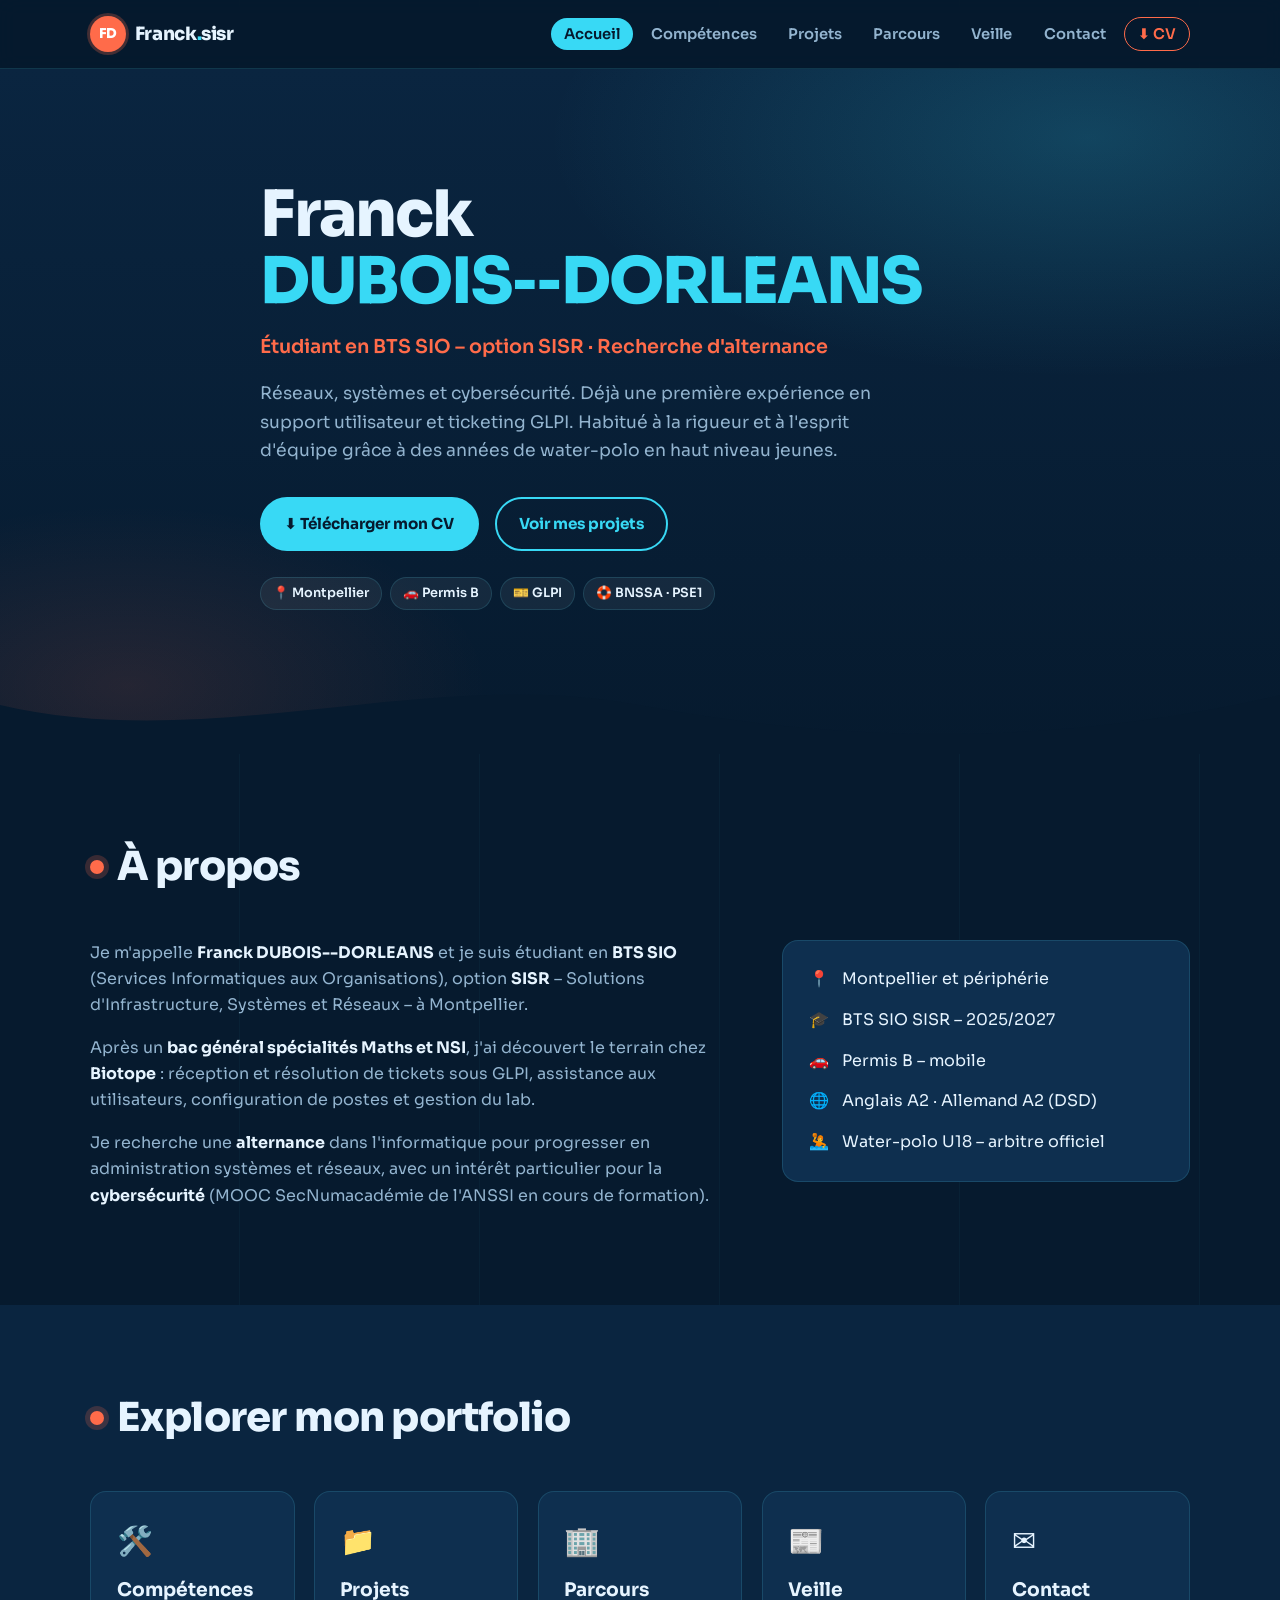
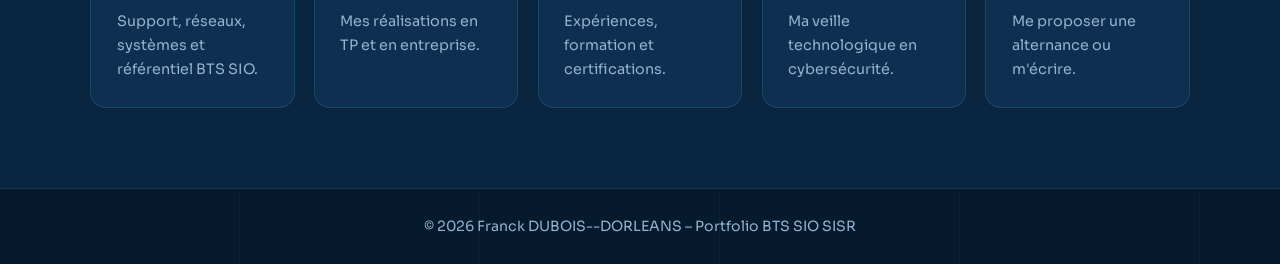
<file: index.html>
<!DOCTYPE html>
<html lang="fr">
<head>
  <meta charset="UTF-8">
  <meta name="viewport" content="width=device-width, initial-scale=1.0">
  <title>Accueil – Franck DUBOIS--DORLEANS | BTS SIO SISR</title>
  <meta name="description" content="Portfolio de Franck DUBOIS--DORLEANS, étudiant en BTS SIO option SISR à Montpellier, à la recherche d'une alternance.">
  <link rel="icon" href="data:image/svg+xml,%3Csvg xmlns='http://www.w3.org/2000/svg' viewBox='0 0 100 100'%3E%3Ccircle cx='50' cy='50' r='48' fill='%23ff6b4a'/%3E%3Ctext x='50' y='64' font-size='42' text-anchor='middle' fill='white' font-family='Arial' font-weight='bold'%3EFD%3C/text%3E%3C/svg%3E">
  <link rel="stylesheet" href="style.css">
</head>
<body>

  <header class="header">
    <nav class="nav container">
      <a href="index.html" class="logo"><span class="logo-badge">FD</span><span>Franck<span class="dot">.</span>sisr</span></a>
      <button class="burger" id="burger" aria-label="Ouvrir le menu" aria-expanded="false">
        <span></span><span></span><span></span>
      </button>
      <ul class="nav-links" id="navLinks">
        <li><a href="index.html">Accueil</a></li>
        <li><a href="competences.html">Compétences</a></li>
        <li><a href="projets.html">Projets</a></li>
        <li><a href="parcours.html">Parcours</a></li>
        <li><a href="veille.html">Veille</a></li>
        <li><a href="contact.html">Contact</a></li>
        <li><a href="CV-Franck-Dubois-Dorleans.pdf" download class="nav-cv">⬇ CV</a></li>
      </ul>
    </nav>
  </header>

  <main>

    <section class="hero">
      <div class="container hero-content">
        <h1>Franck<br><span class="accent">DUBOIS‑‑DORLEANS</span></h1>
        <h2>Étudiant en BTS SIO – option SISR · Recherche d'alternance</h2>
        <p class="hero-text">Réseaux, systèmes et cybersécurité. Déjà une première expérience en
          support utilisateur et ticketing GLPI. Habitué à la rigueur et à l'esprit d'équipe
          grâce à des années de water-polo en haut niveau jeunes.</p>
        <div class="hero-buttons">
          <a href="CV-Franck-Dubois-Dorleans.pdf" download class="btn btn-primary">⬇ Télécharger mon CV</a>
          <a href="projets.html" class="btn btn-outline">Voir mes projets</a>
        </div>
        <div class="hero-badges">
          <span>📍 Montpellier</span><span>🚗 Permis B</span><span>🎫 GLPI</span><span>🛟 BNSSA · PSE1</span>
        </div>
      </div>
    </section>

    <section class="section">
      <div class="container">
        <h2 class="section-title">À propos</h2>
        <div class="about-grid">
          <div class="about-text">
            <p>Je m'appelle <strong>Franck DUBOIS--DORLEANS</strong> et je suis étudiant en
              <strong>BTS SIO</strong> (Services Informatiques aux Organisations), option
              <strong>SISR</strong> – Solutions d'Infrastructure, Systèmes et Réseaux – à Montpellier.</p>
            <p>Après un <strong>bac général spécialités Maths et NSI</strong>, j'ai découvert le terrain
              chez <strong>Biotope</strong> : réception et résolution de tickets sous GLPI, assistance aux
              utilisateurs, configuration de postes et gestion du lab.</p>
            <p>Je recherche une <strong>alternance</strong> dans l'informatique pour progresser en
              administration systèmes et réseaux, avec un intérêt particulier pour la
              <strong>cybersécurité</strong> (MOOC SecNumacadémie de l'ANSSI en cours de formation).</p>
          </div>
          <ul class="about-info">
            <li><span>📍</span> Montpellier et périphérie</li>
            <li><span>🎓</span> BTS SIO SISR – 2025/2027</li>
            <li><span>🚗</span> Permis B – mobile</li>
            <li><span>🌐</span> Anglais A2 · Allemand A2 (DSD)</li>
            <li><span>🤽</span> Water-polo U18 – arbitre officiel</li>
          </ul>
        </div>
      </div>
    </section>

    <section class="section section-alt">
      <div class="container">
        <h2 class="section-title">Explorer mon portfolio</h2>
        <div class="home-grid">
          <a href="competences.html" class="home-card"><span>🛠️</span><h3>Compétences</h3><p>Support, réseaux, systèmes et référentiel BTS SIO.</p></a>
          <a href="projets.html" class="home-card"><span>📁</span><h3>Projets</h3><p>Mes réalisations en TP et en entreprise.</p></a>
          <a href="parcours.html" class="home-card"><span>🏢</span><h3>Parcours</h3><p>Expériences, formation et certifications.</p></a>
          <a href="veille.html" class="home-card"><span>📰</span><h3>Veille</h3><p>Ma veille technologique en cybersécurité.</p></a>
          <a href="contact.html" class="home-card"><span>✉️</span><h3>Contact</h3><p>Me proposer une alternance ou m'écrire.</p></a>
        </div>
      </div>
    </section>

  </main>

  <button class="back-top" id="backTop" aria-label="Retour en haut">↑</button>

  <footer class="footer">
    <p>© <span id="year"></span> Franck DUBOIS--DORLEANS – Portfolio BTS SIO SISR</p>
  </footer>

  <script src="script.js"></script>
</body>
</html>
</file>
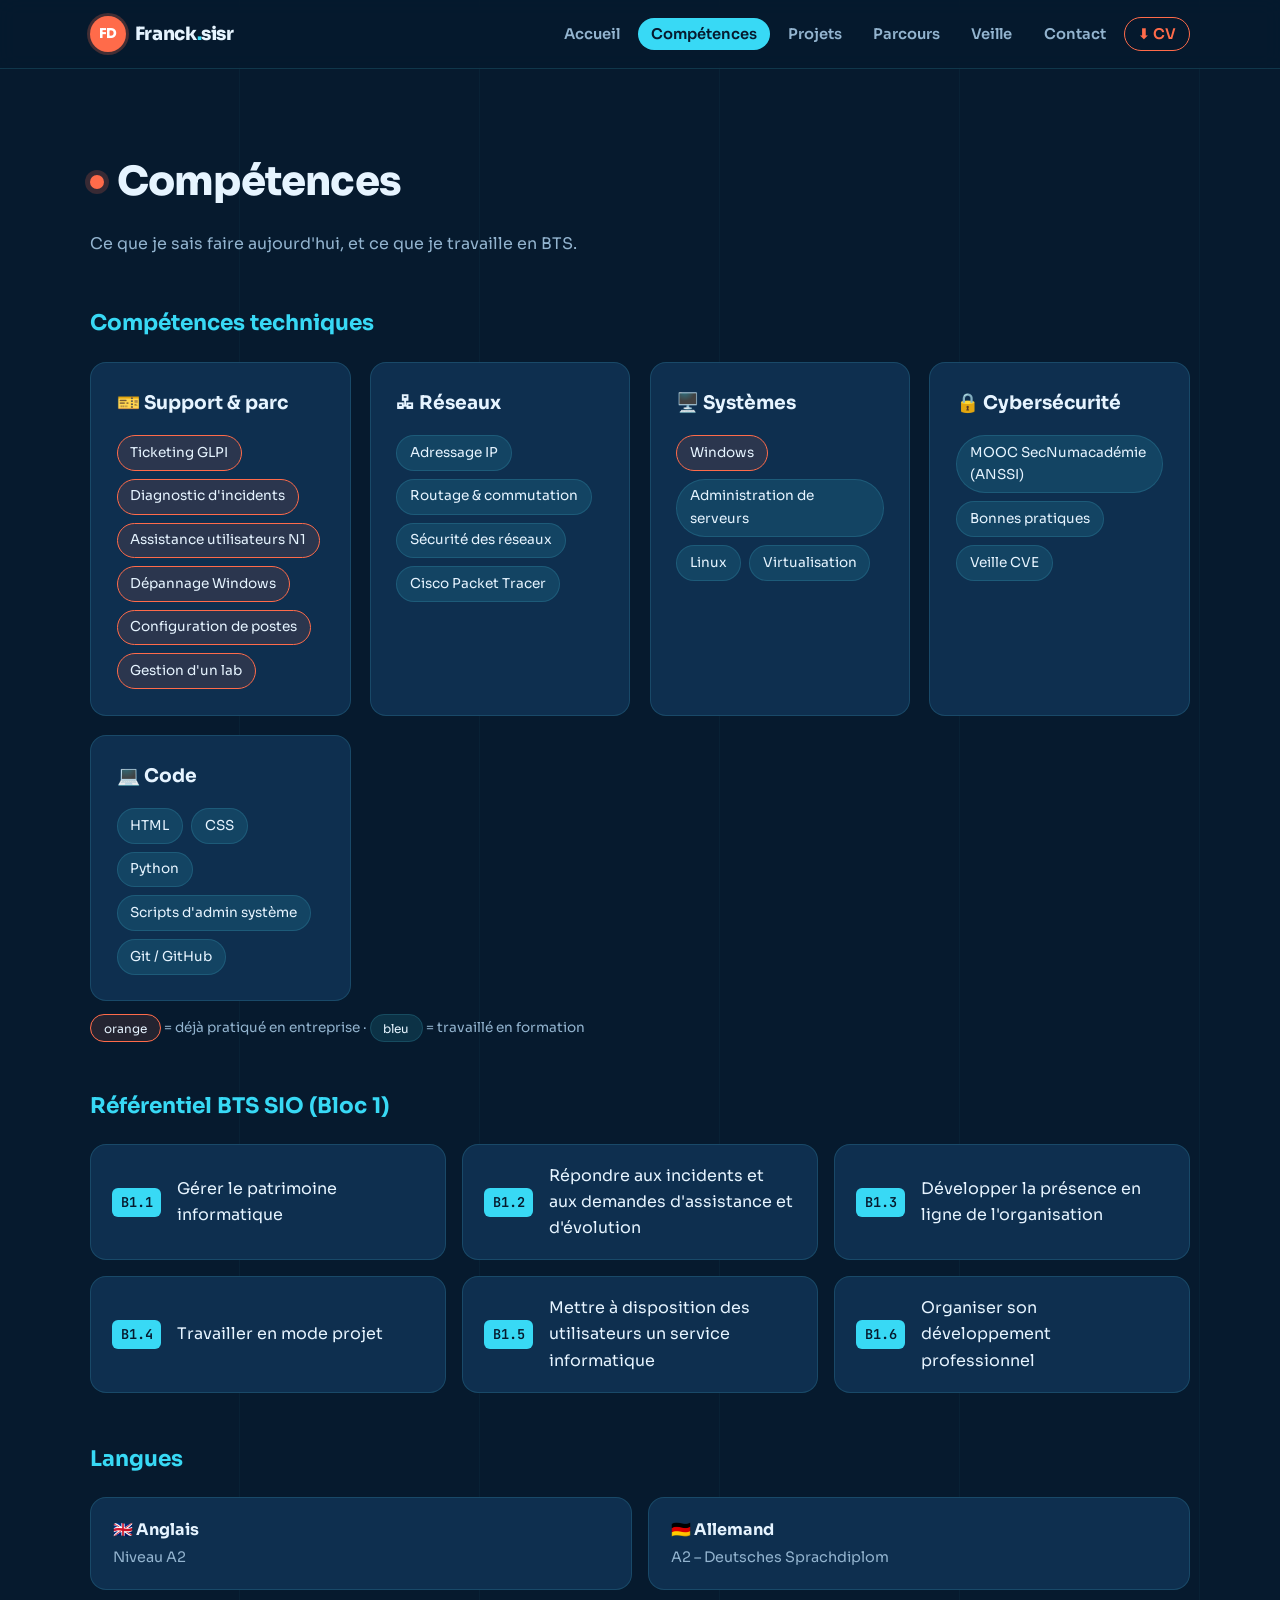
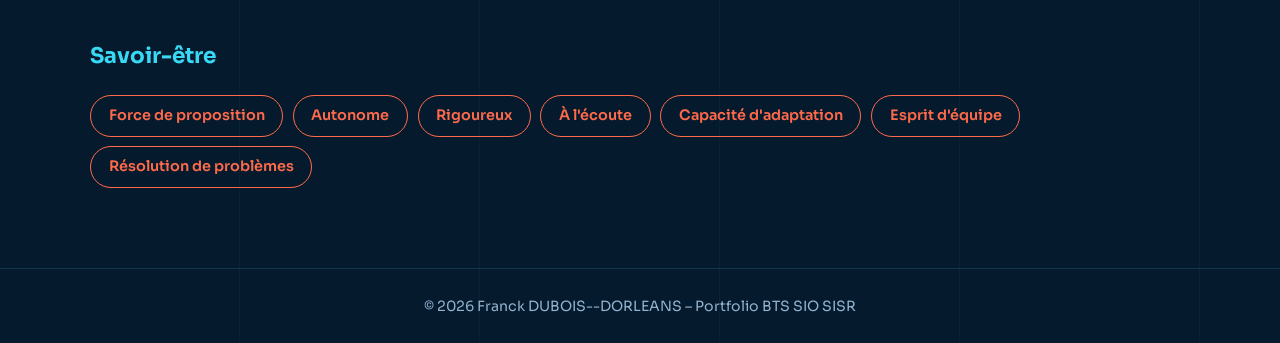
<file: competences.html>
<!DOCTYPE html>
<html lang="fr">
<head>
  <meta charset="UTF-8">
  <meta name="viewport" content="width=device-width, initial-scale=1.0">
  <title>Compétences – Franck DUBOIS--DORLEANS | BTS SIO SISR</title>
  <meta name="description" content="Compétences techniques et transversales de Franck DUBOIS--DORLEANS, BTS SIO SISR.">
  <link rel="icon" href="data:image/svg+xml,%3Csvg xmlns='http://www.w3.org/2000/svg' viewBox='0 0 100 100'%3E%3Ccircle cx='50' cy='50' r='48' fill='%23ff6b4a'/%3E%3Ctext x='50' y='64' font-size='42' text-anchor='middle' fill='white' font-family='Arial' font-weight='bold'%3EFD%3C/text%3E%3C/svg%3E">
  <link rel="stylesheet" href="style.css">
</head>
<body>

  <header class="header">
    <nav class="nav container">
      <a href="index.html" class="logo"><span class="logo-badge">FD</span><span>Franck<span class="dot">.</span>sisr</span></a>
      <button class="burger" id="burger" aria-label="Ouvrir le menu" aria-expanded="false">
        <span></span><span></span><span></span>
      </button>
      <ul class="nav-links" id="navLinks">
        <li><a href="index.html">Accueil</a></li>
        <li><a href="competences.html">Compétences</a></li>
        <li><a href="projets.html">Projets</a></li>
        <li><a href="parcours.html">Parcours</a></li>
        <li><a href="veille.html">Veille</a></li>
        <li><a href="contact.html">Contact</a></li>
        <li><a href="CV-Franck-Dubois-Dorleans.pdf" download class="nav-cv">⬇ CV</a></li>
      </ul>
    </nav>
  </header>

  <main>

    <section class="section page">
      <div class="container">
        <h1 class="section-title">Compétences</h1>
        <p class="lead">Ce que je sais faire aujourd'hui, et ce que je travaille en BTS.</p>

        <h2 class="sub-title">Compétences techniques</h2>
        <div class="skills-grid">
          <div class="skill-card">
            <h3>🎫 Support & parc</h3>
            <div class="chips"><span class="chip pro">Ticketing GLPI</span><span class="chip pro">Diagnostic d'incidents</span><span class="chip pro">Assistance utilisateurs N1</span><span class="chip pro">Dépannage Windows</span><span class="chip pro">Configuration de postes</span><span class="chip pro">Gestion d'un lab</span></div>
          </div>
          <div class="skill-card">
            <h3>🖧 Réseaux</h3>
            <div class="chips"><span class="chip">Adressage IP</span><span class="chip">Routage & commutation</span><span class="chip">Sécurité des réseaux</span><span class="chip">Cisco Packet Tracer</span></div>
          </div>
          <div class="skill-card">
            <h3>🖥️ Systèmes</h3>
            <div class="chips"><span class="chip pro">Windows</span><span class="chip">Administration de serveurs</span><span class="chip">Linux</span><span class="chip">Virtualisation</span></div>
          </div>
          <div class="skill-card">
            <h3>🔒 Cybersécurité</h3>
            <div class="chips"><span class="chip">MOOC SecNumacadémie (ANSSI)</span><span class="chip">Bonnes pratiques</span><span class="chip">Veille CVE</span></div>
          </div>
          <div class="skill-card">
            <h3>💻 Code</h3>
            <div class="chips"><span class="chip">HTML</span><span class="chip">CSS</span><span class="chip">Python</span><span class="chip">Scripts d'admin système</span><span class="chip">Git / GitHub</span></div>
          </div>
        </div>
        <p class="legend"><span class="chip pro">orange</span> = déjà pratiqué en entreprise · <span class="chip">bleu</span> = travaillé en formation</p>

        <h2 class="sub-title">Référentiel BTS SIO (Bloc 1)</h2>
        <div class="ref-grid">
          <div class="ref-card"><span class="ref-num">B1.1</span>Gérer le patrimoine informatique</div>
          <div class="ref-card"><span class="ref-num">B1.2</span>Répondre aux incidents et aux demandes d'assistance et d'évolution</div>
          <div class="ref-card"><span class="ref-num">B1.3</span>Développer la présence en ligne de l'organisation</div>
          <div class="ref-card"><span class="ref-num">B1.4</span>Travailler en mode projet</div>
          <div class="ref-card"><span class="ref-num">B1.5</span>Mettre à disposition des utilisateurs un service informatique</div>
          <div class="ref-card"><span class="ref-num">B1.6</span>Organiser son développement professionnel</div>
        </div>

        <h2 class="sub-title">Langues</h2>
        <div class="lang-grid">
          <div class="card"><strong>🇬🇧 Anglais</strong><span>Niveau A2</span></div>
          <div class="card"><strong>🇩🇪 Allemand</strong><span>A2 – Deutsches Sprachdiplom</span></div>
        </div>

        <h2 class="sub-title">Savoir-être</h2>
        <div class="soft-grid">
          <span class="soft">Force de proposition</span><span class="soft">Autonome</span><span class="soft">Rigoureux</span>
          <span class="soft">À l'écoute</span><span class="soft">Capacité d'adaptation</span><span class="soft">Esprit d'équipe</span>
          <span class="soft">Résolution de problèmes</span>
        </div>
      </div>
    </section>

  </main>

  <button class="back-top" id="backTop" aria-label="Retour en haut">↑</button>

  <footer class="footer">
    <p>© <span id="year"></span> Franck DUBOIS--DORLEANS – Portfolio BTS SIO SISR</p>
  </footer>

  <script src="script.js"></script>
</body>
</html>
</file>
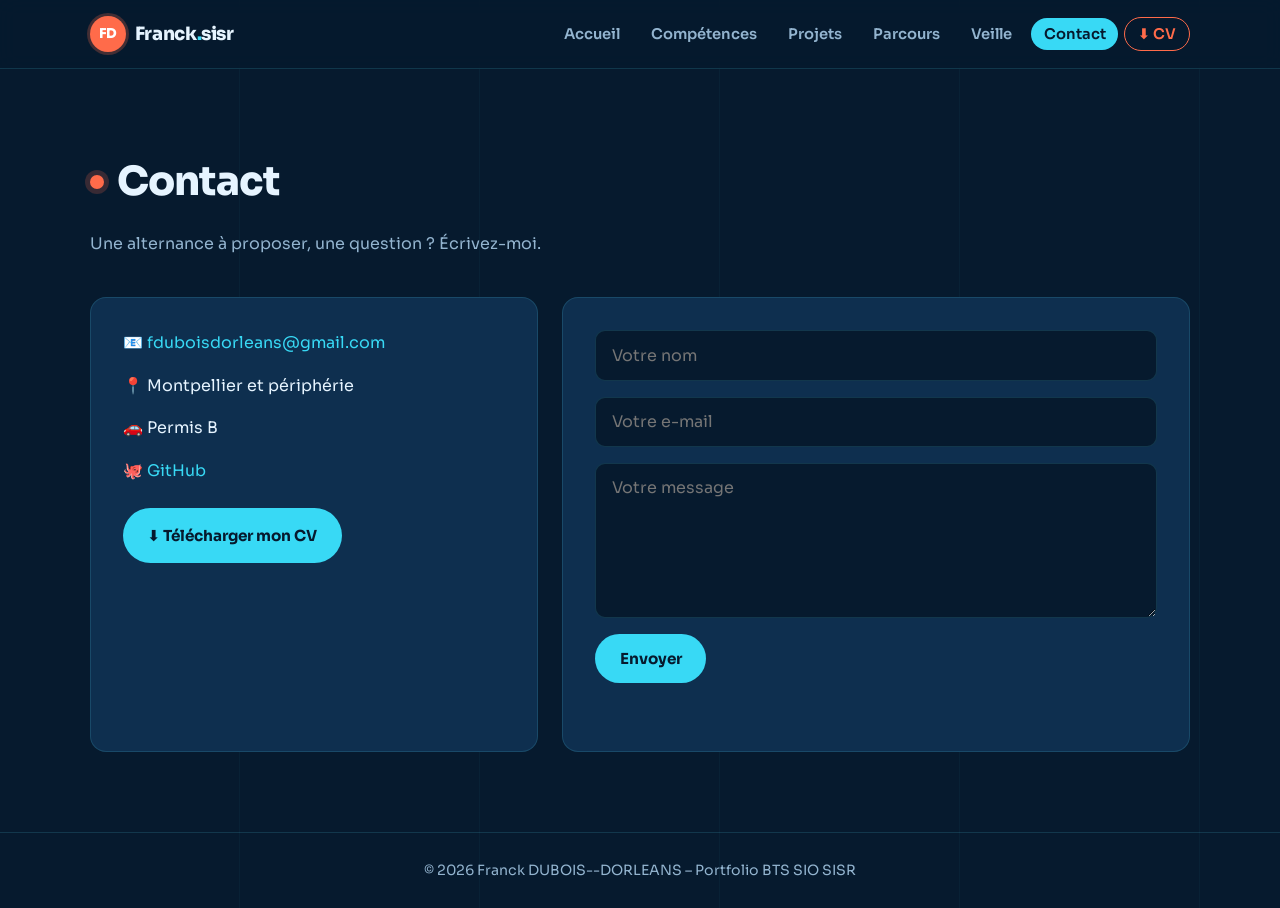
<file: contact.html>
<!DOCTYPE html>
<html lang="fr">
<head>
  <meta charset="UTF-8">
  <meta name="viewport" content="width=device-width, initial-scale=1.0">
  <title>Contact – Franck DUBOIS--DORLEANS | BTS SIO SISR</title>
  <meta name="description" content="Contacter Franck DUBOIS--DORLEANS pour une alternance en informatique.">
  <link rel="icon" href="data:image/svg+xml,%3Csvg xmlns='http://www.w3.org/2000/svg' viewBox='0 0 100 100'%3E%3Ccircle cx='50' cy='50' r='48' fill='%23ff6b4a'/%3E%3Ctext x='50' y='64' font-size='42' text-anchor='middle' fill='white' font-family='Arial' font-weight='bold'%3EFD%3C/text%3E%3C/svg%3E">
  <link rel="stylesheet" href="style.css">
</head>
<body>

  <header class="header">
    <nav class="nav container">
      <a href="index.html" class="logo"><span class="logo-badge">FD</span><span>Franck<span class="dot">.</span>sisr</span></a>
      <button class="burger" id="burger" aria-label="Ouvrir le menu" aria-expanded="false">
        <span></span><span></span><span></span>
      </button>
      <ul class="nav-links" id="navLinks">
        <li><a href="index.html">Accueil</a></li>
        <li><a href="competences.html">Compétences</a></li>
        <li><a href="projets.html">Projets</a></li>
        <li><a href="parcours.html">Parcours</a></li>
        <li><a href="veille.html">Veille</a></li>
        <li><a href="contact.html">Contact</a></li>
        <li><a href="CV-Franck-Dubois-Dorleans.pdf" download class="nav-cv">⬇ CV</a></li>
      </ul>
    </nav>
  </header>

  <main>

    <section class="section page">
      <div class="container">
        <h1 class="section-title">Contact</h1>
        <p class="lead">Une alternance à proposer, une question ? Écrivez-moi.</p>
        <div class="contact-grid">
          <div class="contact-info">
            <p>📧 <a href="mailto:fduboisdorleans@gmail.com">fduboisdorleans@gmail.com</a></p>
            <p>📍 Montpellier et périphérie</p>
            <p>🚗 Permis B</p>
            <p>🐙 <a href="https://github.com/" target="_blank" rel="noopener" id="githubLink">GitHub</a></p>
            <a href="CV-Franck-Dubois-Dorleans.pdf" download class="btn btn-primary">⬇ Télécharger mon CV</a>
          </div>
          <form class="contact-form" id="contactForm" novalidate>
            <input type="text" id="nom" placeholder="Votre nom" autocomplete="name" required>
            <input type="email" id="email" placeholder="Votre e-mail" autocomplete="email" required>
            <textarea id="message" rows="6" placeholder="Votre message" required></textarea>
            <button type="submit" class="btn btn-primary">Envoyer</button>
            <p class="form-msg" id="formMsg" aria-live="polite"></p>
          </form>
        </div>
      </div>
    </section>

  </main>

  <button class="back-top" id="backTop" aria-label="Retour en haut">↑</button>

  <footer class="footer">
    <p>© <span id="year"></span> Franck DUBOIS--DORLEANS – Portfolio BTS SIO SISR</p>
  </footer>

  <script src="script.js"></script>
</body>
</html>
</file>
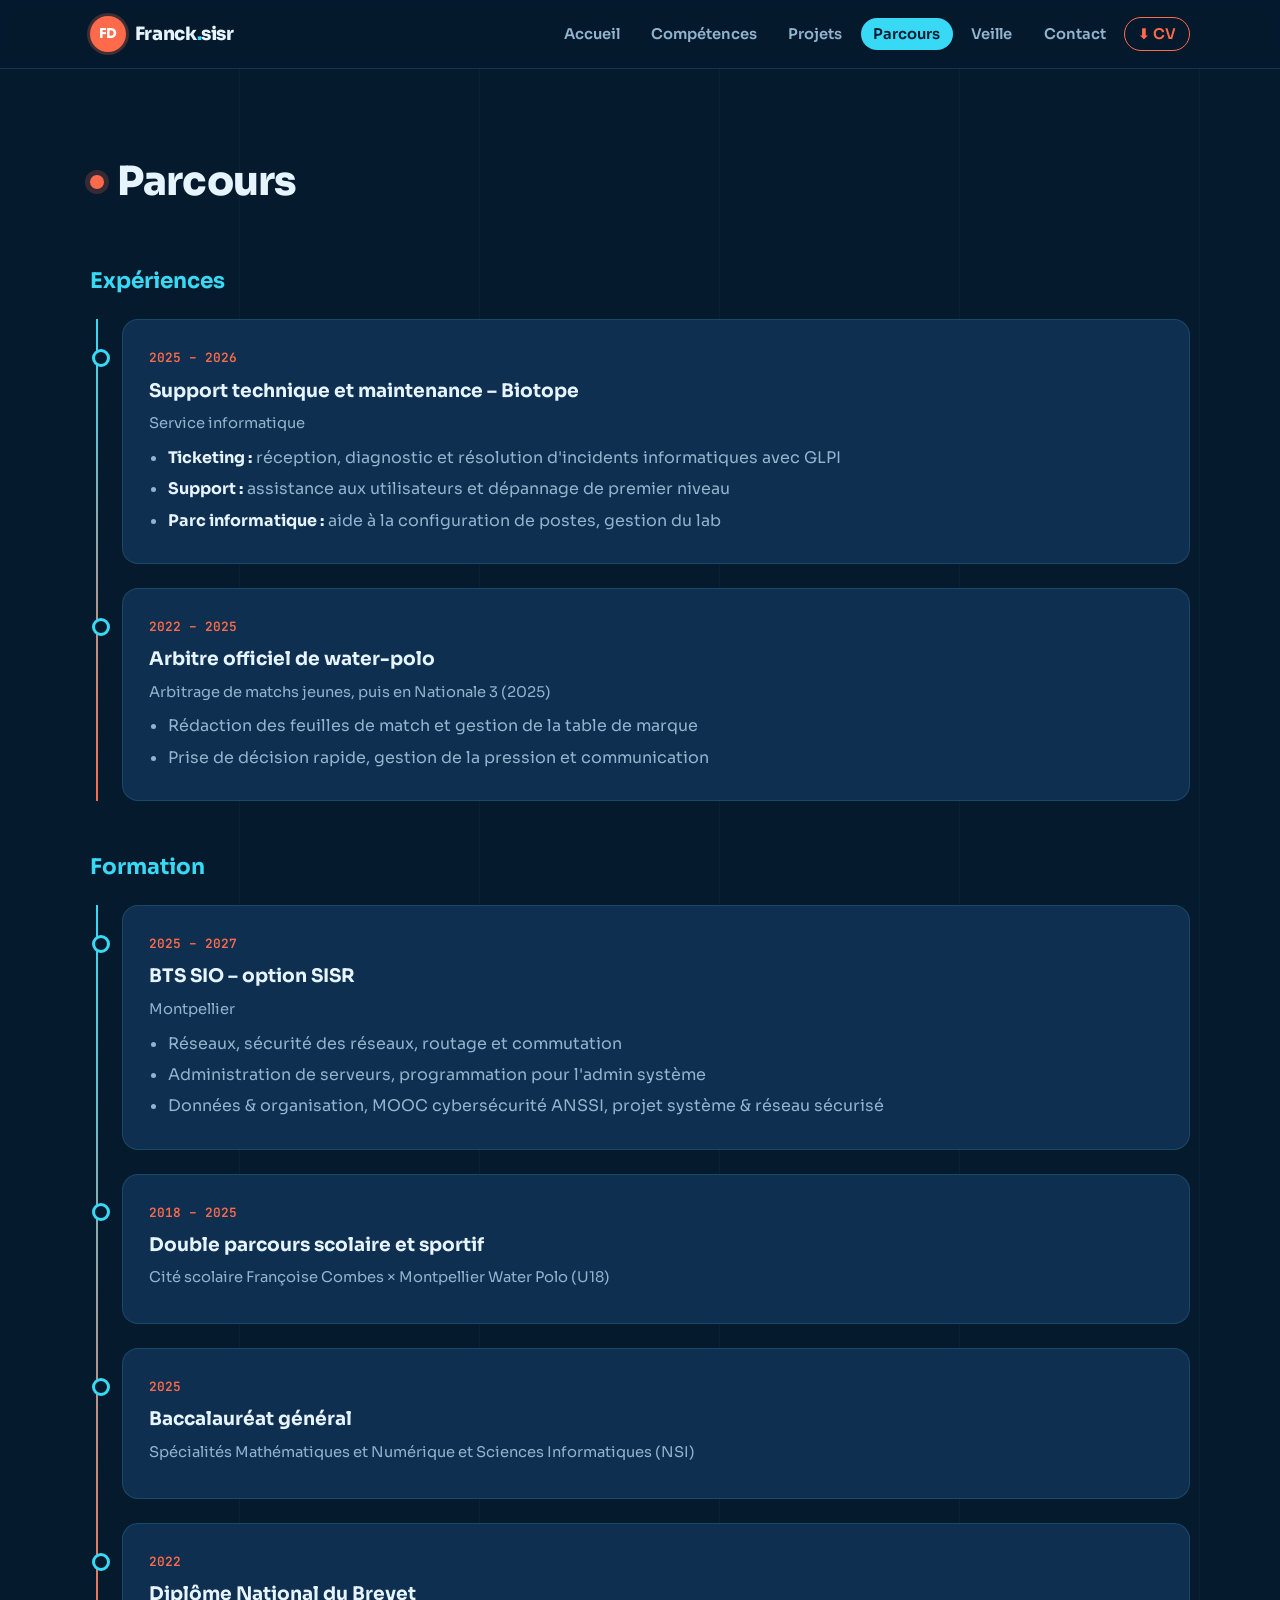
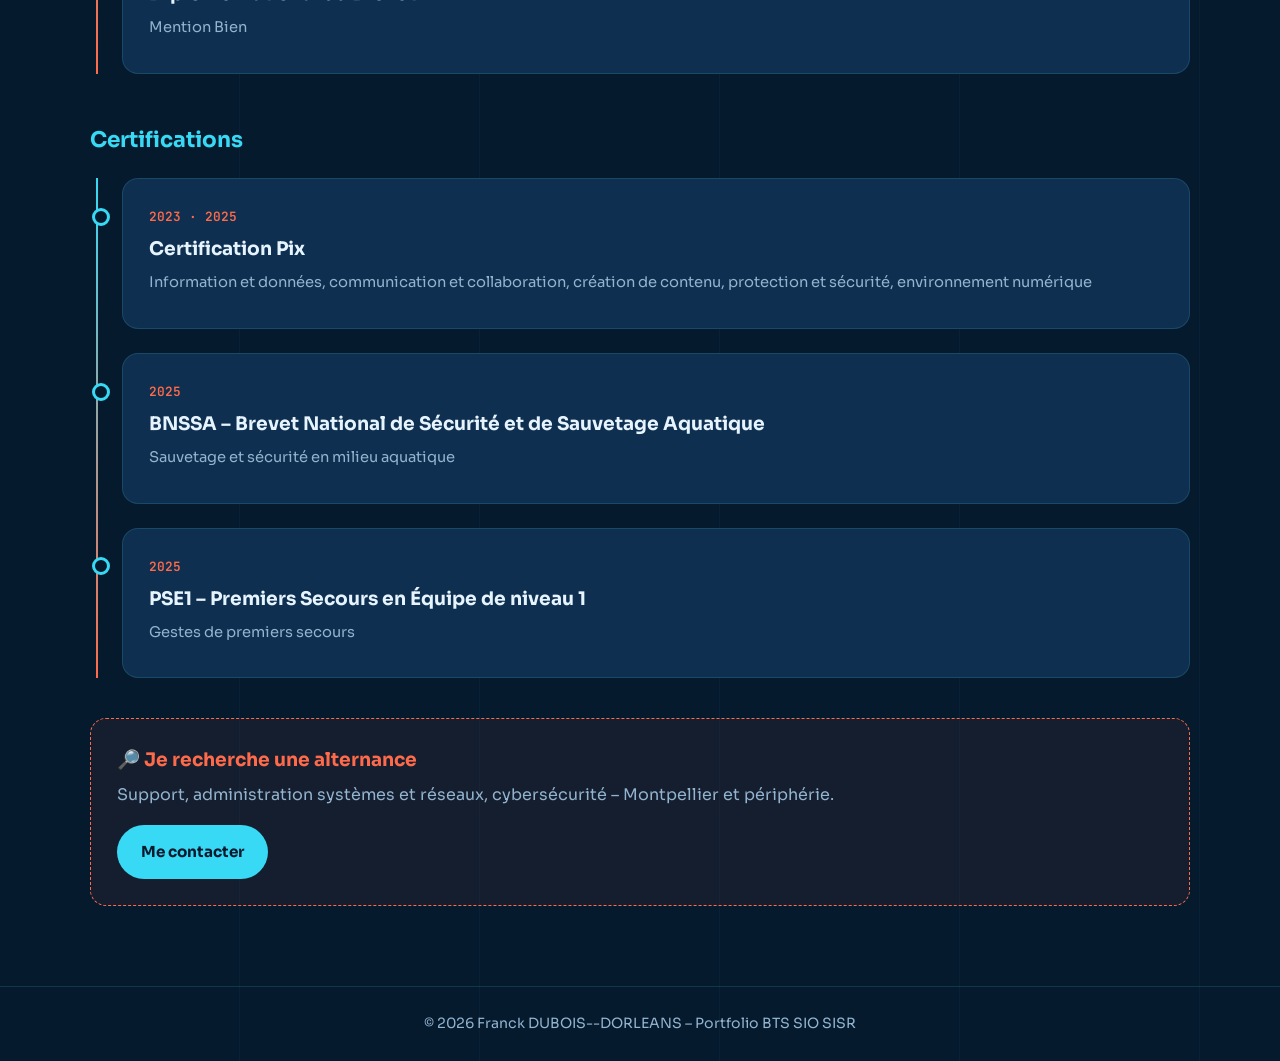
<file: parcours.html>
<!DOCTYPE html>
<html lang="fr">
<head>
  <meta charset="UTF-8">
  <meta name="viewport" content="width=device-width, initial-scale=1.0">
  <title>Parcours – Franck DUBOIS--DORLEANS | BTS SIO SISR</title>
  <meta name="description" content="Expériences professionnelles, formation et certifications de Franck DUBOIS--DORLEANS.">
  <link rel="icon" href="data:image/svg+xml,%3Csvg xmlns='http://www.w3.org/2000/svg' viewBox='0 0 100 100'%3E%3Ccircle cx='50' cy='50' r='48' fill='%23ff6b4a'/%3E%3Ctext x='50' y='64' font-size='42' text-anchor='middle' fill='white' font-family='Arial' font-weight='bold'%3EFD%3C/text%3E%3C/svg%3E">
  <link rel="stylesheet" href="style.css">
</head>
<body>

  <header class="header">
    <nav class="nav container">
      <a href="index.html" class="logo"><span class="logo-badge">FD</span><span>Franck<span class="dot">.</span>sisr</span></a>
      <button class="burger" id="burger" aria-label="Ouvrir le menu" aria-expanded="false">
        <span></span><span></span><span></span>
      </button>
      <ul class="nav-links" id="navLinks">
        <li><a href="index.html">Accueil</a></li>
        <li><a href="competences.html">Compétences</a></li>
        <li><a href="projets.html">Projets</a></li>
        <li><a href="parcours.html">Parcours</a></li>
        <li><a href="veille.html">Veille</a></li>
        <li><a href="contact.html">Contact</a></li>
        <li><a href="CV-Franck-Dubois-Dorleans.pdf" download class="nav-cv">⬇ CV</a></li>
      </ul>
    </nav>
  </header>

  <main>

    <section class="section page">
      <div class="container">
        <h1 class="section-title">Parcours</h1>

        <h2 class="sub-title">Expériences</h2>
        <div class="timeline">
          <div class="timeline-item">
            <span class="timeline-date">2025 – 2026</span>
            <h3>Support technique et maintenance – Biotope</h3>
            <p class="where">Service informatique</p>
            <ul>
              <li><strong>Ticketing :</strong> réception, diagnostic et résolution d'incidents informatiques avec GLPI</li>
              <li><strong>Support :</strong> assistance aux utilisateurs et dépannage de premier niveau</li>
              <li><strong>Parc informatique :</strong> aide à la configuration de postes, gestion du lab</li>
            </ul>
          </div>
          <div class="timeline-item">
            <span class="timeline-date">2022 – 2025</span>
            <h3>Arbitre officiel de water-polo</h3>
            <p class="where">Arbitrage de matchs jeunes, puis en Nationale 3 (2025)</p>
            <ul>
              <li>Rédaction des feuilles de match et gestion de la table de marque</li>
              <li>Prise de décision rapide, gestion de la pression et communication</li>
            </ul>
          </div>
        </div>

        <h2 class="sub-title">Formation</h2>
        <div class="timeline">
          <div class="timeline-item">
            <span class="timeline-date">2025 – 2027</span>
            <h3>BTS SIO – option SISR</h3>
            <p class="where">Montpellier</p>
            <ul>
              <li>Réseaux, sécurité des réseaux, routage et commutation</li>
              <li>Administration de serveurs, programmation pour l'admin système</li>
              <li>Données & organisation, MOOC cybersécurité ANSSI, projet système & réseau sécurisé</li>
            </ul>
          </div>
          <div class="timeline-item">
            <span class="timeline-date">2018 – 2025</span>
            <h3>Double parcours scolaire et sportif</h3>
            <p class="where">Cité scolaire Françoise Combes × Montpellier Water Polo (U18)</p>
          </div>
          <div class="timeline-item">
            <span class="timeline-date">2025</span>
            <h3>Baccalauréat général</h3>
            <p class="where">Spécialités Mathématiques et Numérique et Sciences Informatiques (NSI)</p>
          </div>
          <div class="timeline-item">
            <span class="timeline-date">2022</span>
            <h3>Diplôme National du Brevet</h3>
            <p class="where">Mention Bien</p>
          </div>
        </div>

        <h2 class="sub-title">Certifications</h2>
        <div class="timeline">
          <div class="timeline-item">
            <span class="timeline-date">2023 · 2025</span>
            <h3>Certification Pix</h3>
            <p class="where">Information et données, communication et collaboration, création de contenu, protection et sécurité, environnement numérique</p>
          </div>
          <div class="timeline-item">
            <span class="timeline-date">2025</span>
            <h3>BNSSA – Brevet National de Sécurité et de Sauvetage Aquatique</h3>
            <p class="where">Sauvetage et sécurité en milieu aquatique</p>
          </div>
          <div class="timeline-item">
            <span class="timeline-date">2025</span>
            <h3>PSE1 – Premiers Secours en Équipe de niveau 1</h3>
            <p class="where">Gestes de premiers secours</p>
          </div>
        </div>

        <div class="search-box">
          <h3>🔎 Je recherche une alternance</h3>
          <p>Support, administration systèmes et réseaux, cybersécurité – Montpellier et périphérie.</p>
          <a href="contact.html" class="btn btn-primary">Me contacter</a>
        </div>
      </div>
    </section>

  </main>

  <button class="back-top" id="backTop" aria-label="Retour en haut">↑</button>

  <footer class="footer">
    <p>© <span id="year"></span> Franck DUBOIS--DORLEANS – Portfolio BTS SIO SISR</p>
  </footer>

  <script src="script.js"></script>
</body>
</html>
</file>
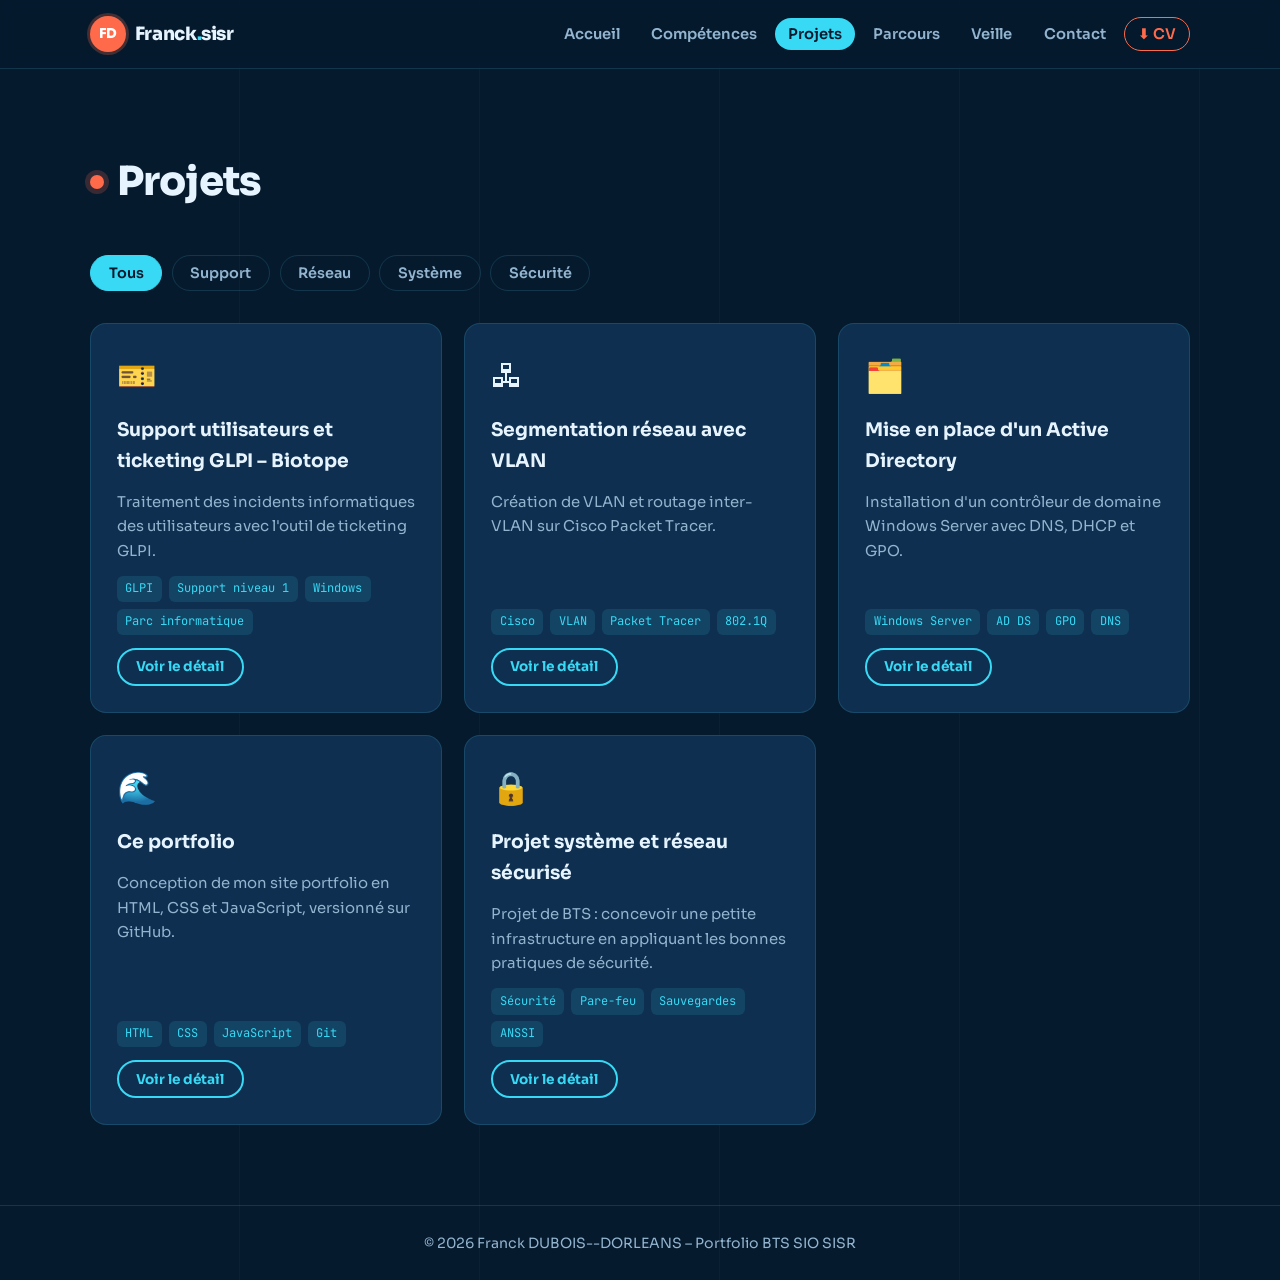
<file: projets.html>
<!DOCTYPE html>
<html lang="fr">
<head>
  <meta charset="UTF-8">
  <meta name="viewport" content="width=device-width, initial-scale=1.0">
  <title>Projets – Franck DUBOIS--DORLEANS | BTS SIO SISR</title>
  <meta name="description" content="Projets réalisés en BTS SIO SISR et en entreprise par Franck DUBOIS--DORLEANS.">
  <link rel="icon" href="data:image/svg+xml,%3Csvg xmlns='http://www.w3.org/2000/svg' viewBox='0 0 100 100'%3E%3Ccircle cx='50' cy='50' r='48' fill='%23ff6b4a'/%3E%3Ctext x='50' y='64' font-size='42' text-anchor='middle' fill='white' font-family='Arial' font-weight='bold'%3EFD%3C/text%3E%3C/svg%3E">
  <link rel="stylesheet" href="style.css">
</head>
<body>

  <header class="header">
    <nav class="nav container">
      <a href="index.html" class="logo"><span class="logo-badge">FD</span><span>Franck<span class="dot">.</span>sisr</span></a>
      <button class="burger" id="burger" aria-label="Ouvrir le menu" aria-expanded="false">
        <span></span><span></span><span></span>
      </button>
      <ul class="nav-links" id="navLinks">
        <li><a href="index.html">Accueil</a></li>
        <li><a href="competences.html">Compétences</a></li>
        <li><a href="projets.html">Projets</a></li>
        <li><a href="parcours.html">Parcours</a></li>
        <li><a href="veille.html">Veille</a></li>
        <li><a href="contact.html">Contact</a></li>
        <li><a href="CV-Franck-Dubois-Dorleans.pdf" download class="nav-cv">⬇ CV</a></li>
      </ul>
    </nav>
  </header>

  <main>

    <section class="section page">
      <div class="container">
        <h1 class="section-title">Projets</h1>
        <div class="filters">
          <button class="filter active" data-filter="all">Tous</button>
          <button class="filter" data-filter="support">Support</button>
          <button class="filter" data-filter="reseau">Réseau</button>
          <button class="filter" data-filter="systeme">Système</button>
          <button class="filter" data-filter="securite">Sécurité</button>
        </div>
        <!-- Les cartes sont générées par script.js à partir du tableau "projets" -->
        <div class="projects-grid" id="projectsGrid"></div>
      </div>
    </section>

  </main>

  <div class="modal" id="modal" role="dialog" aria-modal="true">
    <div class="modal-content">
      <button class="modal-close" id="modalClose" aria-label="Fermer">&times;</button>
      <div id="modalBody"></div>
    </div>
  </div>

  <button class="back-top" id="backTop" aria-label="Retour en haut">↑</button>

  <footer class="footer">
    <p>© <span id="year"></span> Franck DUBOIS--DORLEANS – Portfolio BTS SIO SISR</p>
  </footer>

  <script src="script.js"></script>
</body>
</html>
</file>
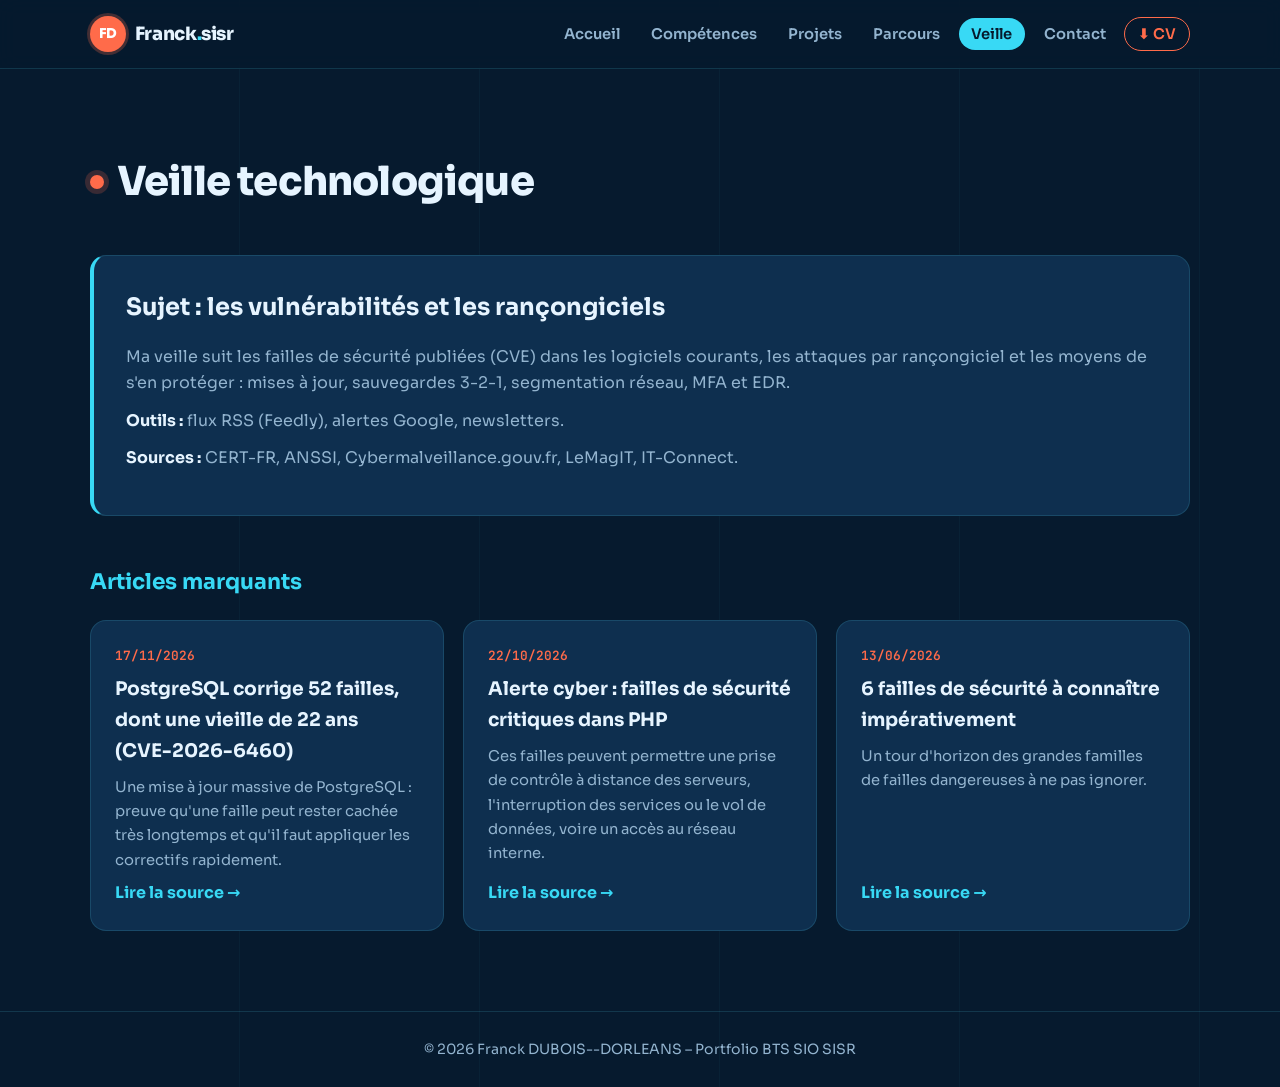
<file: veille.html>
<!DOCTYPE html>
<html lang="fr">
<head>
  <meta charset="UTF-8">
  <meta name="viewport" content="width=device-width, initial-scale=1.0">
  <title>Veille technologique – Franck DUBOIS--DORLEANS | BTS SIO SISR</title>
  <meta name="description" content="Veille technologique de Franck DUBOIS--DORLEANS : vulnérabilités et ransomwares.">
  <link rel="icon" href="data:image/svg+xml,%3Csvg xmlns='http://www.w3.org/2000/svg' viewBox='0 0 100 100'%3E%3Ccircle cx='50' cy='50' r='48' fill='%23ff6b4a'/%3E%3Ctext x='50' y='64' font-size='42' text-anchor='middle' fill='white' font-family='Arial' font-weight='bold'%3EFD%3C/text%3E%3C/svg%3E">
  <link rel="stylesheet" href="style.css">
</head>
<body>

  <header class="header">
    <nav class="nav container">
      <a href="index.html" class="logo"><span class="logo-badge">FD</span><span>Franck<span class="dot">.</span>sisr</span></a>
      <button class="burger" id="burger" aria-label="Ouvrir le menu" aria-expanded="false">
        <span></span><span></span><span></span>
      </button>
      <ul class="nav-links" id="navLinks">
        <li><a href="index.html">Accueil</a></li>
        <li><a href="competences.html">Compétences</a></li>
        <li><a href="projets.html">Projets</a></li>
        <li><a href="parcours.html">Parcours</a></li>
        <li><a href="veille.html">Veille</a></li>
        <li><a href="contact.html">Contact</a></li>
        <li><a href="CV-Franck-Dubois-Dorleans.pdf" download class="nav-cv">⬇ CV</a></li>
      </ul>
    </nav>
  </header>

  <main>

    <section class="section page">
      <div class="container">
        <h1 class="section-title">Veille technologique</h1>
        <div class="veille-box">
          <h2>Sujet : les vulnérabilités et les rançongiciels</h2>
          <p>Ma veille suit les failles de sécurité publiées (CVE) dans les logiciels courants,
            les attaques par rançongiciel et les moyens de s'en protéger : mises à jour,
            sauvegardes 3-2-1, segmentation réseau, MFA et EDR.</p>
          <p><strong>Outils :</strong> flux RSS (Feedly), alertes Google, newsletters.</p>
          <p><strong>Sources :</strong> CERT-FR, ANSSI, Cybermalveillance.gouv.fr, LeMagIT, IT-Connect.</p>
        </div>

        <h2 class="sub-title">Articles marquants</h2>
        <div class="articles">
          <article class="article-card">
            <span class="timeline-date">17/11/2026</span>
            <h3>PostgreSQL corrige 52 failles, dont une vieille de 22 ans (CVE-2026-6460)</h3>
            <p>Une mise à jour massive de PostgreSQL : preuve qu'une faille peut rester cachée très longtemps et qu'il faut appliquer les correctifs rapidement.</p>
            <a href="https://www.it-connect.fr/postgresql-52-failles-cve-2026-6460-mise-a-jour/" target="_blank" rel="noopener">Lire la source →</a>
          </article>
          <article class="article-card">
            <span class="timeline-date">22/10/2026</span>
            <h3>Alerte cyber : failles de sécurité critiques dans PHP</h3>
            <p>Ces failles peuvent permettre une prise de contrôle à distance des serveurs, l'interruption des services ou le vol de données, voire un accès au réseau interne.</p>
            <a href="https://www.cybermalveillance.gouv.fr/tous-nos-contenus/actualites/alerte-cyber-failles-de-securite-critiques-dans-php-202610" target="_blank" rel="noopener">Lire la source →</a>
          </article>
          <article class="article-card">
            <span class="timeline-date">13/06/2026</span>
            <h3>6 failles de sécurité à connaître impérativement</h3>
            <p>Un tour d'horizon des grandes familles de failles dangereuses à ne pas ignorer.</p>
            <a href="https://www.cyberuniversity.com/post/failles-de-securite-connaitre" target="_blank" rel="noopener">Lire la source →</a>
          </article>
        </div>
      </div>
    </section>

  </main>

  <button class="back-top" id="backTop" aria-label="Retour en haut">↑</button>

  <footer class="footer">
    <p>© <span id="year"></span> Franck DUBOIS--DORLEANS – Portfolio BTS SIO SISR</p>
  </footer>

  <script src="script.js"></script>
</body>
</html>
</file>
<file: style.css>
/* =========================================================
   Portfolio Franck DUBOIS--DORLEANS – BTS SIO SISR
   Thème « Bassin » : bleu profond, cyan piscine, rouge bonnet
   ========================================================= */

@import url("https://fonts.googleapis.com/css2?family=Sora:wght@400;600;700;800&family=JetBrains+Mono:wght@400;600&display=swap");

:root {
  --bg: #061a2e;
  --bg-2: #0a2540;
  --card: #0e2f4f;
  --card-border: rgba(94, 234, 255, 0.14);
  --text: #e6f4ff;
  --muted: #93b4cf;
  --cyan: #38d9f5;
  --cyan-soft: rgba(56, 217, 245, 0.12);
  --coral: #ff6b4a;
  --radius: 16px;
  --shadow: 0 12px 30px rgba(0, 0, 0, 0.35);
  --font: "Sora", system-ui, -apple-system, "Segoe UI", sans-serif;
  --mono: "JetBrains Mono", ui-monospace, Consolas, monospace;
}

* { margin: 0; padding: 0; box-sizing: border-box; }
html { scroll-behavior: smooth; }

body {
  font-family: var(--font);
  background: var(--bg);
  color: var(--text);
  line-height: 1.65;
  /* lignes de couloir discrètes */
  background-image:
    repeating-linear-gradient(90deg, transparent 0 239px, rgba(56, 217, 245, 0.035) 239px 240px);
}

a { color: var(--cyan); text-decoration: none; }
a:hover { text-decoration: underline; }
img { max-width: 100%; display: block; }

.container { width: min(1100px, 92%); margin: 0 auto; }

/* ---------- MENU ---------- */
.header {
  position: sticky; top: 0; z-index: 100;
  background: rgba(6, 26, 46, 0.82);
  backdrop-filter: blur(10px);
  border-bottom: 1px solid var(--card-border);
}
.nav { display: flex; align-items: center; justify-content: space-between; height: 68px; }

.logo {
  font-weight: 800; font-size: 1.15rem; color: var(--text); letter-spacing: -0.02em;
  display: flex; align-items: center; gap: 0.55rem;
}
.logo:hover { text-decoration: none; }
.logo-badge {
  display: grid; place-items: center;
  width: 36px; height: 36px; border-radius: 50%;
  background: var(--coral); color: #fff; font-size: 0.85rem; font-weight: 800;
  box-shadow: 0 0 0 3px rgba(255, 107, 74, 0.25);
}
.logo span.dot { color: var(--cyan); }

.nav-links { list-style: none; display: flex; gap: 0.35rem; align-items: center; }
.nav-links a {
  color: var(--muted); font-size: 0.92rem; font-weight: 600;
  padding: 0.45rem 0.8rem; border-radius: 999px; transition: 0.2s;
}
.nav-links a:hover { color: var(--text); background: var(--cyan-soft); text-decoration: none; }
.nav-links a.active { color: var(--bg); background: var(--cyan); }
.nav-links .nav-cv { border: 1px solid var(--coral); color: var(--coral); }
.nav-links .nav-cv:hover { background: var(--coral); color: #fff; }

.burger { display: none; background: none; border: 0; cursor: pointer; padding: 6px; }
.burger span { display: block; width: 26px; height: 2px; margin: 6px 0; background: var(--text); transition: 0.3s; }
.burger.open span:nth-child(1) { transform: translateY(8px) rotate(45deg); }
.burger.open span:nth-child(2) { opacity: 0; }
.burger.open span:nth-child(3) { transform: translateY(-8px) rotate(-45deg); }

/* ---------- BOUTONS ---------- */
.btn {
  display: inline-flex; align-items: center; gap: 0.5rem;
  padding: 0.8rem 1.4rem; border-radius: 999px;
  font-family: inherit; font-weight: 700; font-size: 0.95rem;
  cursor: pointer; border: 2px solid transparent; transition: 0.2s;
}
.btn:hover { text-decoration: none; transform: translateY(-2px); }
.btn-primary { background: var(--cyan); color: var(--bg); }
.btn-primary:hover { box-shadow: 0 8px 24px rgba(56, 217, 245, 0.35); }
.btn-outline { border-color: var(--cyan); color: var(--cyan); background: transparent; }
.btn-outline:hover { background: var(--cyan-soft); }

/* ---------- HERO ---------- */
.hero {
  position: relative; overflow: hidden;
  padding: 7rem 0 9rem;
  background:
    radial-gradient(900px 400px at 85% 10%, rgba(56, 217, 245, 0.18), transparent 60%),
    radial-gradient(600px 300px at 10% 90%, rgba(255, 107, 74, 0.12), transparent 60%),
    linear-gradient(180deg, var(--bg-2), var(--bg));
}
.hero::after { /* vague */
  content: ""; position: absolute; left: 0; right: 0; bottom: -1px; height: 90px;
  background: url("data:image/svg+xml,%3Csvg xmlns='http://www.w3.org/2000/svg' viewBox='0 0 1440 90' preserveAspectRatio='none'%3E%3Cpath fill='%23061a2e' d='M0 40 C 240 90 480 0 720 40 S 1200 80 1440 30 V90 H0Z'/%3E%3C/svg%3E") center / 100% 100% no-repeat;
}
.hero-content { position: relative; z-index: 1; max-width: 760px; }

.hero h1 { font-size: clamp(1.9rem, 6.5vw, 4rem); line-height: 1.05; letter-spacing: -0.03em; font-weight: 800; }
.accent { color: var(--cyan); }
.hero h2 { font-size: 1.2rem; font-weight: 600; color: var(--coral); margin: 1rem 0; }
.hero-text { color: var(--muted); font-size: 1.08rem; max-width: 620px; }
.hero-buttons { display: flex; flex-wrap: wrap; gap: 1rem; margin-top: 2rem; }
.hero-badges { display: flex; flex-wrap: wrap; gap: 0.5rem; margin-top: 1.6rem; }
.hero-badges span {
  font-size: 0.8rem; font-weight: 600; color: var(--text);
  background: rgba(255, 255, 255, 0.06); border: 1px solid var(--card-border);
  padding: 0.3rem 0.75rem; border-radius: 999px;
}

/* ---------- SECTIONS ---------- */
.section { padding: 5rem 0; }
.section-alt { background: var(--bg-2); }
.page { min-height: calc(100vh - 68px - 70px); }

.section-title {
  font-size: clamp(1.8rem, 4vw, 2.5rem); font-weight: 800; letter-spacing: -0.02em;
  margin-bottom: 2.5rem; display: flex; align-items: center; gap: 0.8rem;
}
.section-title::before {
  content: ""; width: 14px; height: 14px; border-radius: 50%;
  background: var(--coral); box-shadow: 0 0 0 5px rgba(255, 107, 74, 0.2);
}
.sub-title { font-size: 1.35rem; margin: 3rem 0 1.3rem; color: var(--cyan); }
.lead { color: var(--muted); max-width: 720px; margin: -1.5rem 0 2.5rem; }

.card, .skill-card, .ref-card, .home-card, .project-card,
.article-card, .timeline-item, .veille-box, .about-info, .contact-info, .contact-form {
  background: var(--card); border: 1px solid var(--card-border);
  border-radius: var(--radius);
}

/* ---------- ACCUEIL ---------- */
.about-grid { display: grid; grid-template-columns: 1.6fr 1fr; gap: 2.5rem; align-items: start; }
.about-text p { margin-bottom: 1rem; color: var(--muted); }
.about-text strong { color: var(--text); }
.about-info { list-style: none; padding: 1.6rem; display: grid; gap: 0.9rem; }
.about-info li { display: flex; gap: 0.8rem; align-items: center; }

.home-grid { display: grid; grid-template-columns: repeat(auto-fit, minmax(190px, 1fr)); gap: 1.2rem; }
.home-card { padding: 1.6rem; color: var(--text); transition: 0.25s; }
.home-card:hover { text-decoration: none; transform: translateY(-6px); border-color: var(--cyan); box-shadow: var(--shadow); }
.home-card span { font-size: 1.8rem; }
.home-card h3 { margin: 0.6rem 0 0.3rem; }
.home-card p { color: var(--muted); font-size: 0.9rem; }

/* ---------- COMPÉTENCES ---------- */
.skills-grid { display: grid; grid-template-columns: repeat(auto-fit, minmax(240px, 1fr)); gap: 1.2rem; }
.skill-card { padding: 1.6rem; }
.skill-card h3 { margin-bottom: 1rem; }
.chips { display: flex; flex-wrap: wrap; gap: 0.5rem; }
.chip {
  font-size: 0.85rem; padding: 0.35rem 0.8rem; border-radius: 999px;
  background: var(--cyan-soft); color: var(--text); border: 1px solid var(--card-border);
}
.chip.pro { border-color: var(--coral); background: rgba(255, 107, 74, 0.12); }
.legend { font-size: 0.85rem; color: var(--muted); margin-top: 1rem; }
.legend .chip { font-size: 0.75rem; }

.ref-grid { display: grid; grid-template-columns: repeat(auto-fit, minmax(300px, 1fr)); gap: 1rem; }
.ref-card { padding: 1.1rem 1.3rem; display: flex; gap: 1rem; align-items: center; }
.ref-num {
  font-family: var(--mono); font-weight: 600; color: var(--bg); background: var(--cyan);
  padding: 0.2rem 0.55rem; border-radius: 6px; font-size: 0.85rem; flex-shrink: 0;
}

.soft-grid { display: flex; flex-wrap: wrap; gap: 0.6rem; }
.soft {
  padding: 0.5rem 1.1rem; border-radius: 999px; font-weight: 600; font-size: 0.9rem;
  border: 1px solid var(--coral); color: var(--coral);
}

.lang-grid { display: grid; grid-template-columns: repeat(auto-fit, minmax(220px, 1fr)); gap: 1rem; }
.lang-grid .card { padding: 1.2rem 1.4rem; }
.lang-grid .card strong { display: block; }
.lang-grid .card span { color: var(--muted); font-size: 0.9rem; }

/* ---------- PROJETS ---------- */
.filters { display: flex; flex-wrap: wrap; gap: 0.6rem; margin-bottom: 2rem; }
.filter {
  font-family: inherit; font-weight: 600; font-size: 0.9rem; cursor: pointer;
  padding: 0.5rem 1.1rem; border-radius: 999px;
  background: transparent; color: var(--muted); border: 1px solid var(--card-border);
}
.filter:hover { color: var(--text); }
.filter.active { background: var(--cyan); color: var(--bg); border-color: var(--cyan); }

.projects-grid { display: grid; grid-template-columns: repeat(auto-fill, minmax(300px, 1fr)); gap: 1.4rem; }
.project-card { padding: 1.6rem; display: flex; flex-direction: column; gap: 0.8rem; transition: 0.25s; }
.project-card:hover { border-color: var(--cyan); box-shadow: var(--shadow); }
.project-card p { color: var(--muted); font-size: 0.93rem; flex-grow: 1; }
.project-card .btn { align-self: flex-start; padding: 0.55rem 1.1rem; font-size: 0.85rem; }
.project-icon { font-size: 2rem; }
.project-card.hidden { display: none; }

.tags { display: flex; flex-wrap: wrap; gap: 0.4rem; }
.tag {
  font-family: var(--mono); font-size: 0.75rem; color: var(--cyan);
  background: var(--cyan-soft); padding: 0.2rem 0.55rem; border-radius: 6px;
}

.modal {
  position: fixed; inset: 0; z-index: 200; display: none;
  background: rgba(2, 10, 20, 0.75); backdrop-filter: blur(4px);
  align-items: center; justify-content: center; padding: 1rem;
}
.modal.open { display: flex; }
.modal-content {
  background: var(--bg-2); border: 1px solid var(--card-border); border-radius: var(--radius);
  width: min(640px, 100%); max-height: 88vh; overflow-y: auto; padding: 2rem; position: relative;
  animation: pop 0.25s ease;
}
@keyframes pop { from { transform: scale(0.95); opacity: 0; } }
.modal-close {
  position: absolute; top: 0.8rem; right: 1rem; background: none; border: 0;
  color: var(--muted); font-size: 2rem; cursor: pointer; line-height: 1;
}
.modal-close:hover { color: var(--coral); }
#modalBody h3 { font-size: 1.4rem; margin-bottom: 1rem; padding-right: 2rem; }
#modalBody h4 { color: var(--cyan); margin: 1.2rem 0 0.4rem; font-size: 0.95rem; text-transform: uppercase; letter-spacing: 0.05em; }
#modalBody p, #modalBody li { color: var(--muted); }
#modalBody ul { padding-left: 1.2rem; }
#modalBody .btn { margin-top: 1.5rem; }
#modalBody ul.comp-list { list-style: none; padding-left: 0; display: grid; gap: 0.5rem; }
#modalBody .comp-list li { display: flex; gap: 0.7rem; align-items: center; }
#modalBody .comp-list .ref-num { font-size: 0.75rem; }

/* ---------- PARCOURS / TIMELINE ---------- */
.timeline { position: relative; padding-left: 2rem; display: grid; gap: 1.5rem; }
.timeline::before {
  content: ""; position: absolute; left: 6px; top: 0; bottom: 0; width: 2px;
  background: linear-gradient(var(--cyan), var(--coral));
}
.timeline-item { padding: 1.5rem 1.6rem; position: relative; }
.timeline-item::before {
  content: ""; position: absolute; left: calc(-2rem + 1px); top: 1.8rem;
  width: 12px; height: 12px; border-radius: 50%; background: var(--bg); border: 3px solid var(--cyan);
}
.timeline-date {
  font-family: var(--mono); font-size: 0.8rem; color: var(--coral); font-weight: 600;
}
.timeline-item h3 { margin: 0.3rem 0; }
.timeline-item .where { color: var(--muted); font-size: 0.92rem; margin-bottom: 0.6rem; }
.timeline-item ul { padding-left: 1.2rem; color: var(--muted); }
.timeline-item li { margin-bottom: 0.3rem; }
.timeline-item li strong { color: var(--text); }

.search-box {
  margin-top: 2.5rem; padding: 1.6rem; border-radius: var(--radius);
  border: 1px dashed var(--coral); background: rgba(255, 107, 74, 0.06);
}
.search-box h3 { color: var(--coral); margin-bottom: 0.4rem; }
.search-box p { color: var(--muted); margin-bottom: 1rem; }

/* ---------- VEILLE ---------- */
.veille-box { padding: 2rem; border-left: 4px solid var(--cyan); }
.veille-box h2 { margin-bottom: 1rem; }
.veille-box p { color: var(--muted); margin-bottom: 0.7rem; }
.veille-box strong { color: var(--text); }
.articles { display: grid; grid-template-columns: repeat(auto-fill, minmax(290px, 1fr)); gap: 1.2rem; }
.article-card { padding: 1.5rem; display: flex; flex-direction: column; gap: 0.5rem; transition: 0.25s; }
.article-card:hover { border-color: var(--cyan); }
.article-card p { color: var(--muted); font-size: 0.92rem; flex-grow: 1; }
.article-card a { font-weight: 700; }

/* ---------- CONTACT ---------- */
.contact-grid { display: grid; grid-template-columns: 1fr 1.4fr; gap: 1.5rem; }
.contact-info { padding: 2rem; display: grid; gap: 1rem; align-content: start; }
.contact-info .btn { justify-self: start; margin-top: 0.5rem; }
.contact-form { padding: 2rem; display: grid; gap: 1rem; }
.contact-form input, .contact-form textarea {
  font-family: inherit; font-size: 1rem; color: var(--text);
  background: var(--bg); border: 1px solid var(--card-border); border-radius: 10px;
  padding: 0.85rem 1rem; resize: vertical;
}
.contact-form input:focus, .contact-form textarea:focus { outline: none; border-color: var(--cyan); box-shadow: 0 0 0 3px var(--cyan-soft); }
.contact-form .btn { justify-self: start; }
.form-msg { font-size: 0.92rem; min-height: 1.4em; }
.form-msg.error { color: var(--coral); }
.form-msg.success { color: var(--cyan); }

/* ---------- PIED DE PAGE / RETOUR HAUT ---------- */
.footer {
  text-align: center; padding: 1.6rem 0; color: var(--muted); font-size: 0.88rem;
  border-top: 1px solid var(--card-border);
}
.back-top {
  position: fixed; right: 1.4rem; bottom: 1.4rem; z-index: 90;
  width: 46px; height: 46px; border-radius: 50%; border: 0; cursor: pointer;
  background: var(--coral); color: #fff; font-size: 1.2rem; font-weight: 700;
  opacity: 0; pointer-events: none; transform: translateY(10px); transition: 0.3s;
}
.back-top.show { opacity: 1; pointer-events: auto; transform: none; }

/* ---------- ANIMATIONS ---------- */
.reveal { opacity: 0; transform: translateY(24px); transition: opacity 0.6s ease, transform 0.6s ease; }
.reveal.visible { opacity: 1; transform: none; }
@media (prefers-reduced-motion: reduce) {
  .reveal { opacity: 1; transform: none; transition: none; }
  html { scroll-behavior: auto; }
}

/* ---------- RESPONSIVE ---------- */
@media (max-width: 860px) {
  .burger { display: block; }
  .nav-links {
    position: absolute; top: 68px; left: 0; right: 0;
    flex-direction: column; align-items: stretch; gap: 0.2rem;
    background: var(--bg-2); border-bottom: 1px solid var(--card-border);
    padding: 1rem 4%; display: none;
  }
  .nav-links.open { display: flex; }
  .nav-links a { display: block; padding: 0.75rem 1rem; }
  .about-grid, .contact-grid { grid-template-columns: 1fr; }
  .hero { padding: 5rem 0 7rem; }
}
</file>
